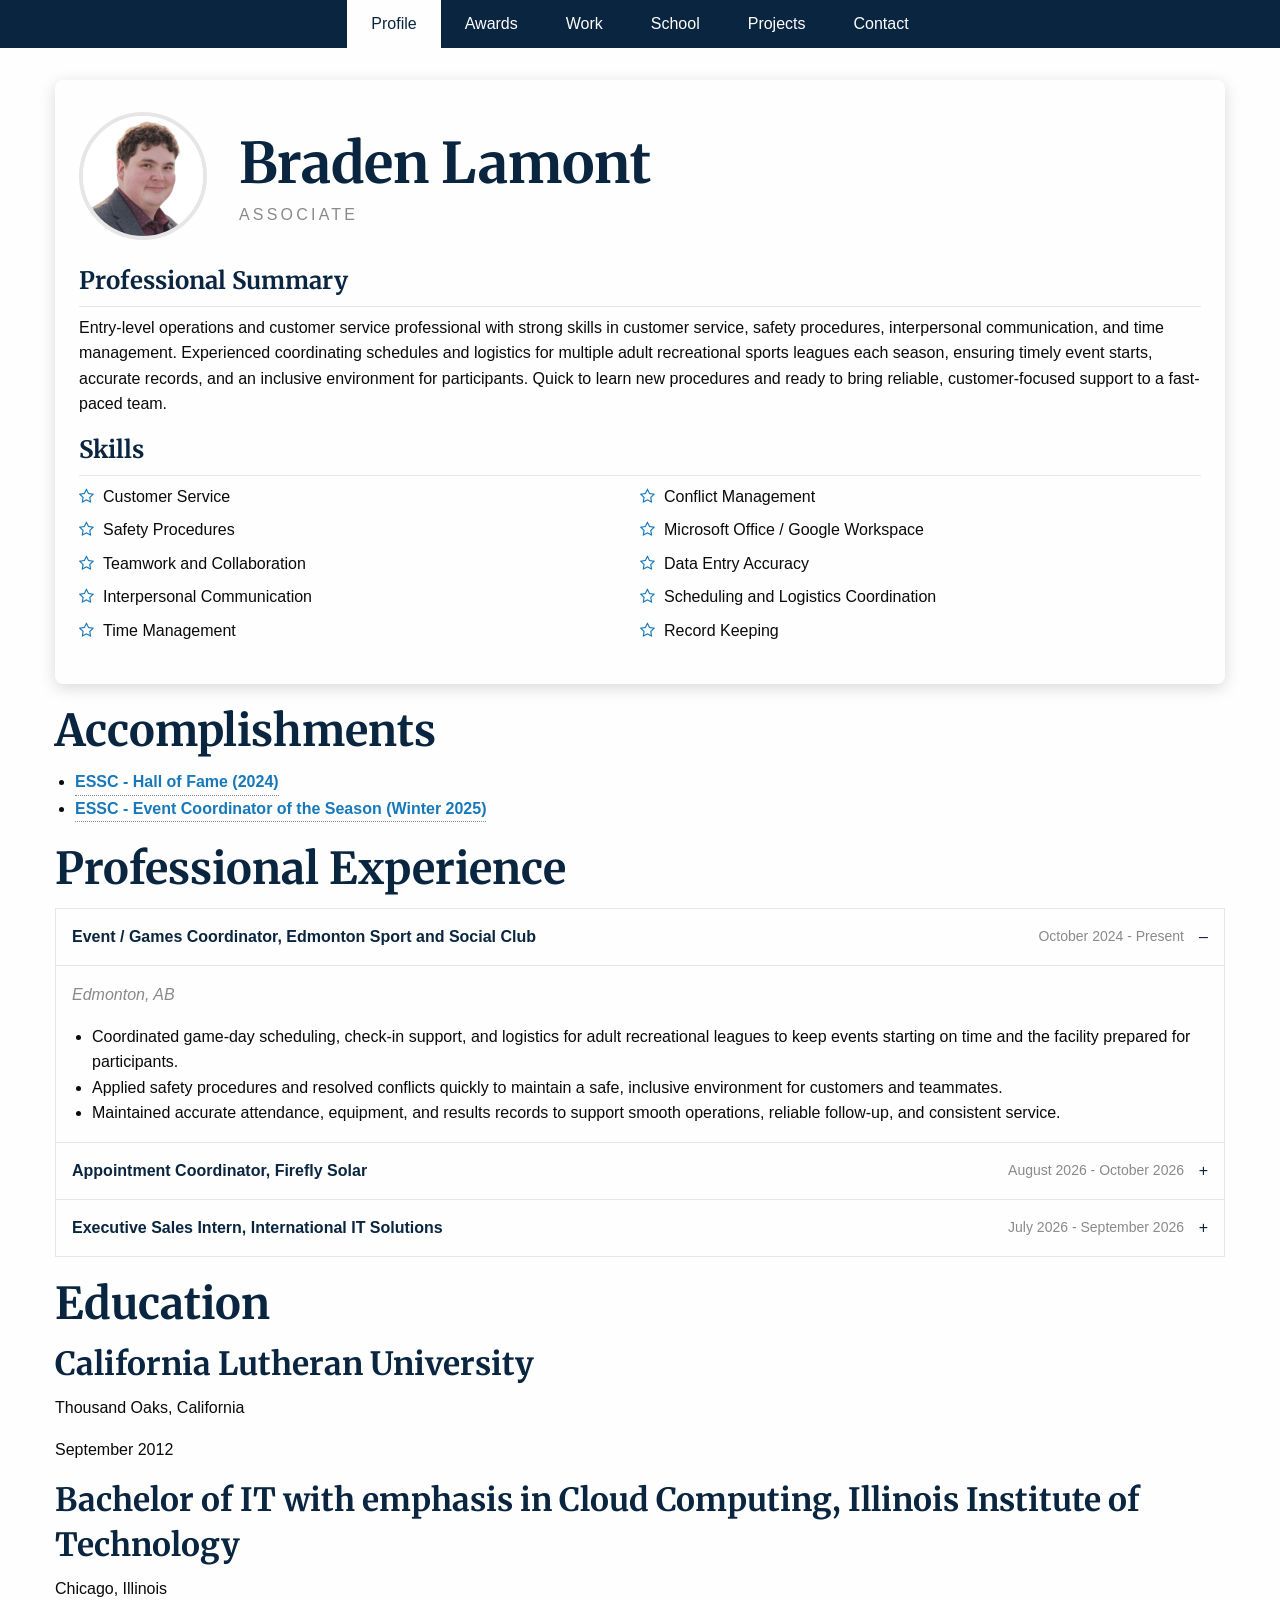
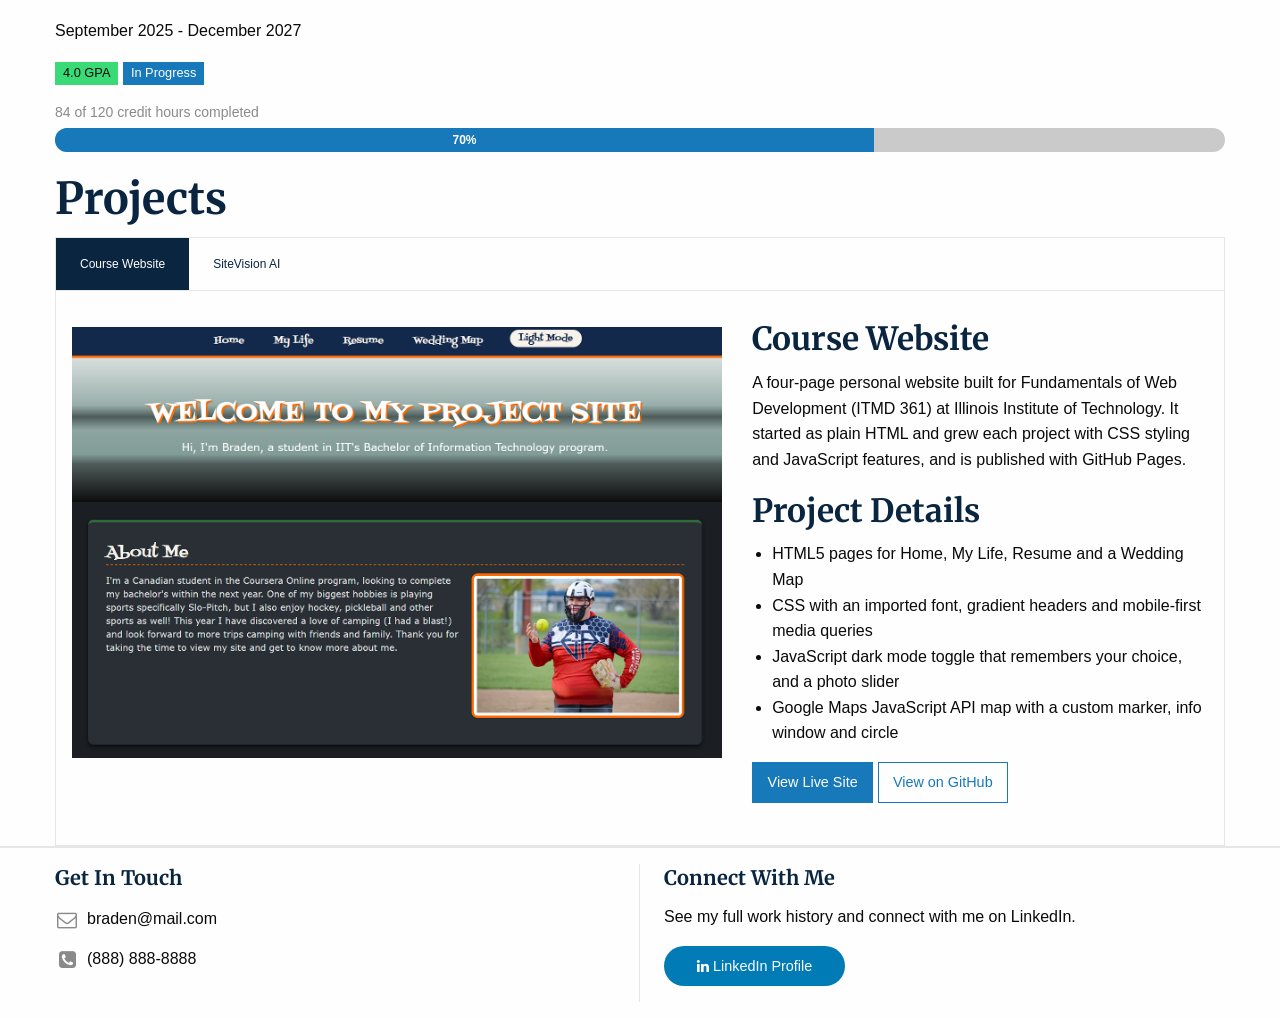
<file: index.html>
<!doctype html>
<html class="no-js" lang="en" dir="ltr">
  <head>
    <meta charset="utf-8">
    <meta http-equiv="x-ua-compatible" content="ie=edge">
    <meta name="viewport" content="width=device-width, initial-scale=1.0">
    <title>Resume | Braden Lamont</title>
    <link rel="stylesheet" href="https://cdnjs.cloudflare.com/ajax/libs/font-awesome/4.7.0/css/font-awesome.min.css">
    <link rel="stylesheet" href="css/foundation.css">
    <link rel="stylesheet" href="css/app.css">
  </head>
  <body>
    <div data-sticky-container>
      <nav class="resume-nav" data-sticky data-margin-top="0" data-sticky-on="small">
        <ul class="menu align-center" data-magellan data-offset="60">
          <li><a href="#profile">Profile</a></li>
          <li><a href="#awards">Awards</a></li>
          <li><a href="#experience">Work</a></li>
          <li><a href="#education">School</a></li>
          <li><a href="#projects">Projects</a></li>
          <li><a href="#contact">Contact</a></li>
        </ul>
      </nav>
    </div>

    <header class="grid-container" id="profile" data-magellan-target="profile">
      <div class="grid-x grid-padding-x">
        <div class="cell">
          <div class="card profile-card-action-icons">
            <div class="card-section">
              <div class="profile-card-header">
                <img class="avatar-image" src="img/headshot.png" alt="Headshot of Braden Lamont">
                <div class="profile-card-author">
                  <h1 class="author-title">Braden Lamont</h1>
                  <p class="author-description">Associate</p>
                </div>
              </div>
              <div class="profile-card-about">
                <h2 class="about-title">Professional Summary</h2>
                <p>
                  Entry-level operations and customer service professional with strong skills
                  in customer service, safety procedures, interpersonal communication, and
                  time management. Experienced coordinating schedules and logistics for
                  multiple adult recreational sports leagues each season, ensuring timely
                  event starts, accurate records, and an inclusive environment for
                  participants. Quick to learn new procedures and ready to bring reliable,
                  customer-focused support to a fast-paced team.
                </p>
                <h2 class="about-skills">Skills</h2>
                <div class="grid-x">
                  <div class="medium-6 cell">
                    <ul class="arrow">
                      <li>Customer Service</li>
                      <li>Safety Procedures</li>
                      <li>Teamwork and Collaboration</li>
                      <li>Interpersonal Communication</li>
                      <li>Time Management</li>
                    </ul>
                  </div>
                  <div class="medium-6 cell">
                    <ul class="arrow">
                      <li>Conflict Management</li>
                      <li>Microsoft Office / Google Workspace</li>
                      <li>Data Entry Accuracy</li>
                      <li>Scheduling and Logistics Coordination</li>
                      <li>Record Keeping</li>
                    </ul>
                  </div>
                </div>
              </div>
            </div>
          </div>
        </div>
      </div>
    </header>

    <main class="grid-container">
      <section class="grid-x grid-padding-x" id="awards" data-magellan-target="awards">
        <div class="cell">
          <h2>Accomplishments</h2>
          <ul class="awards">
            <li><a href="https://www.edmontonsportsclub.com/hall-of-fame" data-tooltip data-position="top" data-alignment="center" title="2024 inductee. Two members are inducted each year for their dedication to the Edmonton Sport &amp; Social Club and its fun-first spirit.">ESSC - Hall of Fame (2024)</a></li>
            <li><a href="https://www.edmontonsportsclub.com/assets/ec-sportscentre/ec-of-the-season-historical-page-essc-6.pdf" data-tooltip data-position="top" data-alignment="center" title="Winter 2025 Event Coordinator of the Season award from the Edmonton Sport &amp; Social Club.">ESSC - Event Coordinator of the Season (Winter 2025)</a></li>
          </ul>
        </div>
      </section>

      <section class="grid-x grid-padding-x" id="experience" data-magellan-target="experience">
        <div class="cell">
          <h2>Professional Experience</h2>
          <ul class="accordion experience-accordion" data-accordion data-multi-expand="true" data-allow-all-closed="true">
            <li class="accordion-item is-active" data-accordion-item>
              <a href="#" class="accordion-title">
                <span class="job-title">Event / Games Coordinator, Edmonton Sport and Social Club</span>
                <span class="job-dates"><time datetime="2024-10">October 2024</time> - Present</span>
              </a>
              <div class="accordion-content" data-tab-content>
                <p class="job-location">Edmonton, AB</p>
                <ul>
                  <li>Coordinated game-day scheduling, check-in support, and logistics for adult recreational leagues to keep events starting on time and the facility prepared for participants.</li>
                  <li>Applied safety procedures and resolved conflicts quickly to maintain a safe, inclusive environment for customers and teammates.</li>
                  <li>Maintained accurate attendance, equipment, and results records to support smooth operations, reliable follow-up, and consistent service.</li>
                </ul>
              </div>
            </li>
            <li class="accordion-item" data-accordion-item>
              <a href="#" class="accordion-title">
                <span class="job-title">Appointment Coordinator, Firefly Solar</span>
                <span class="job-dates"><time datetime="2026-08">August 2026</time> - <time datetime="2026-10">October 2026</time></span>
              </a>
              <div class="accordion-content" data-tab-content>
                <p class="job-location">Edmonton, AB</p>
                <ul>
                  <li>Conducted door-to-door outreach, explained service options clearly, and handled customer questions with a professional, customer-first approach.</li>
                  <li>Scheduled and tracked appointments, logged follow-up details in RepCard, and kept the pipeline organized to support timely customer contact and smooth handoffs.</li>
                  <li>Managed daily priorities independently in a current commission-based role, demonstrating strong time management, accountability, and service consistency.</li>
                </ul>
              </div>
            </li>
            <li class="accordion-item" data-accordion-item>
              <a href="#" class="accordion-title">
                <span class="job-title">Executive Sales Intern, International IT Solutions</span>
                <span class="job-dates"><time datetime="2026-07">July 2026</time> - <time datetime="2026-09">September 2026</time></span>
              </a>
              <div class="accordion-content" data-tab-content>
                <p class="job-location">Remote</p>
                <ul>
                  <li>Supported client outreach by comparing solutions, answering questions, and recommending options based on customer needs and service goals.</li>
                  <li>Researched training and community platforms to strengthen communication, organization, and customer-facing support skills.</li>
                </ul>
              </div>
            </li>
          </ul>
        </div>
      </section>

      <section class="grid-x grid-padding-x" id="education" data-magellan-target="education">
        <div class="cell">
          <h2>Education</h2>
          <article>
            <h3>California Lutheran University</h3>
            <p>Thousand Oaks, California</p>
            <p><time datetime="2012-09">September 2012</time></p>
          </article>

          <article>
            <h3>Bachelor of IT with emphasis in Cloud Computing, Illinois Institute of Technology</h3>
            <p>Chicago, Illinois</p>
            <p><time datetime="2025-09">September 2025</time> - <time datetime="2027-12">December 2027</time></p>
            <p>
              <span class="label success">4.0 GPA</span>
              <span class="label primary">In Progress</span>
            </p>
            <p class="degree-progress-text">84 of 120 credit hours completed</p>
            <div class="primary progress degree-progress" role="progressbar" tabindex="0" aria-valuenow="84" aria-valuemin="0" aria-valuemax="120" aria-valuetext="84 of 120 credit hours completed">
              <span class="progress-meter credits-meter">
                <span class="progress-meter-text">70%</span>
              </span>
            </div>
          </article>
        </div>
      </section>

      <section class="grid-x grid-padding-x" id="projects" data-magellan-target="projects">
        <div class="cell">
          <h2>Projects</h2>
          <ul class="tabs" data-tabs id="project-tabs">
            <li class="tabs-title is-active"><a href="#project-one">Course Website</a></li>
            <li class="tabs-title"><a href="#project-two">SiteVision AI</a></li>
          </ul>
          <div class="tabs-content" data-tabs-content="project-tabs">
            <div class="tabs-panel is-active" id="project-one">
              <div class="work-feature-block grid-x grid-padding-x">
                <div class="medium-7 cell">
                  <img class="work-feature-block-image" src="img/project-course-website.png" alt="Home page of my Fundamentals of Web Development course website in dark mode">
                </div>
                <div class="medium-5 cell">
                  <h3 class="work-feature-block-header">Course Website</h3>
                  <p>A four-page personal website built for Fundamentals of Web Development (ITMD 361) at Illinois Institute of Technology. It started as plain HTML and grew each project with CSS styling and JavaScript features, and is published with GitHub Pages.</p>
                  <h3>Project Details</h3>
                  <ul>
                    <li>HTML5 pages for Home, My Life, Resume and a Wedding Map</li>
                    <li>CSS with an imported font, gradient headers and mobile-first media queries</li>
                    <li>JavaScript dark mode toggle that remembers your choice, and a photo slider</li>
                    <li>Google Maps JavaScript API map with a custom marker, info window and circle</li>
                  </ul>
                  <a href="https://bradenlamont.github.io/ITMD361-Project3/" class="button">View Live Site</a>
                  <a href="https://github.com/BradenLamont/ITMD361-Project3" class="button hollow">View on GitHub</a>
                </div>
              </div>
            </div>
            <div class="tabs-panel" id="project-two">
              <div class="work-feature-block grid-x grid-padding-x">
                <div class="medium-7 cell">
                  <img class="work-feature-block-image" src="img/project-sitevision.png" alt="SiteVision AI prototype dashboard showing live feed, recordings, notifications and infrastructure reports">
                </div>
                <div class="medium-5 cell">
                  <h3 class="work-feature-block-header">SiteVision AI</h3>
                  <p>A group venture project for IPRO: New Tech Ventures at Illinois Institute of Technology. Our team developed SiteVision AI, an AI infrastructure monitoring service that turns regular security cameras into smart monitoring for parking lots, truck yards and distribution centers, and built an HTML prototype of its dashboard.</p>
                  <h3>Project Details</h3>
                  <ul>
                    <li>Interactive HTML, CSS and JavaScript dashboard prototype</li>
                    <li>Live feed, recording library, AI damage alerts and infrastructure reports</li>
                    <li>Coordinated team members' strengths and schedules to deliver on time</li>
                    <li>Earned an A grade for the course</li>
                  </ul>
                  <a href="prototype/sitevision_dashboard_prototype.html" class="button">View Prototype</a>
                </div>
              </div>
            </div>
          </div>
        </div>
      </section>
    </main>

    <footer class="contact-us-section" id="contact" data-magellan-target="contact">
      <div class="grid-container">
        <div class="grid-x grid-padding-x">
          <div class="medium-6 cell contact-us-section-left">
            <h2 class="contact-us-header">Get In Touch</h2>
            <ul class="contact-us-list">
              <li class="email"><a href="mailto:braden@mail.com">braden@mail.com</a></li>
              <li class="phone"><a href="tel:8888888888">(888) 888-8888</a></li>
            </ul>
          </div>
          <div class="medium-6 cell contact-us-section-right">
            <h2 class="contact-us-header">Connect With Me</h2>
            <p>See my full work history and connect with me on LinkedIn.</p>
            <a href="https://www.linkedin.com/in/braden-lamont" class="button linkedin-button">
              <i class="fa fa-linkedin" aria-hidden="true"></i> LinkedIn Profile
            </a>
          </div>
        </div>
      </div>
    </footer>

    <script src="js/vendor/jquery.js"></script>
    <script src="js/vendor/what-input.js"></script>
    <script src="js/vendor/foundation.js"></script>
    <script src="js/app.js"></script>
  </body>
</html>
</file>
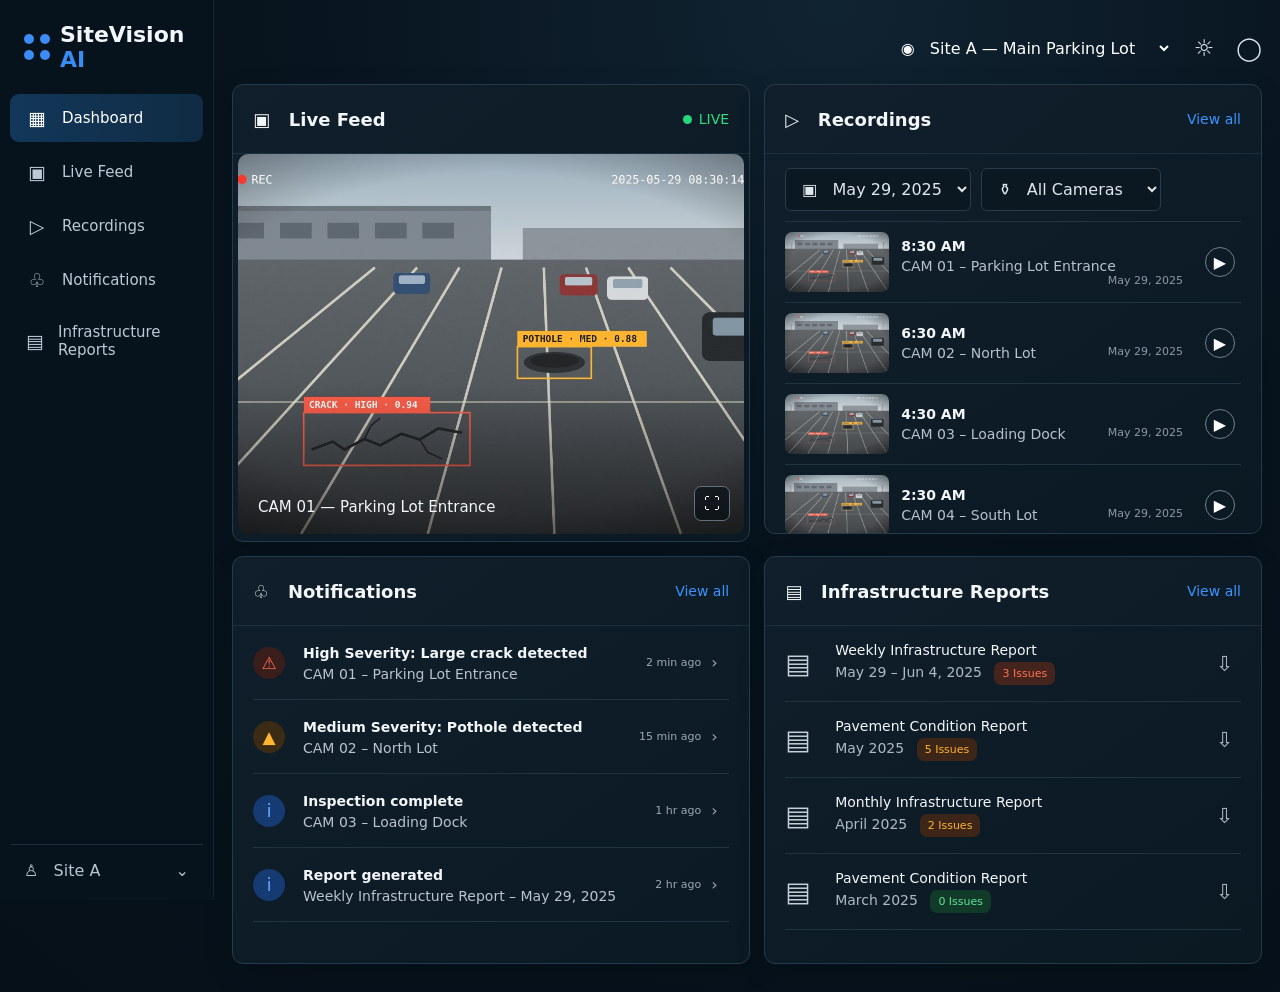
<file: prototype/sitevision_dashboard_prototype.html>
<!DOCTYPE html>
<html lang="en">
<head>
<meta charset="UTF-8">
<meta name="viewport" content="width=device-width, initial-scale=1.0">
<title>SiteVision AI — Prototype Dashboard</title>
<style>
:root{
  --bg:#07131d; --panel:#0e1c27; --panel2:#101f2b; --line:#223544;
  --text:#f4f7fa; --muted:#94a4b3; --blue:#2f8cff; --blue2:#1673dc;
  --green:#25d47b; --yellow:#ffb52e; --orange:#ff7445; --red:#ff5f4a;
}
*{box-sizing:border-box}
body{margin:0;background:radial-gradient(circle at 65% 0%,#102331 0,#07131d 45%,#061019 100%);
font-family:Inter,ui-sans-serif,system-ui,-apple-system,BlinkMacSystemFont,"Segoe UI",sans-serif;color:var(--text)}
button,select{font:inherit}
.app{min-height:100vh;display:flex}
.sidebar{width:214px;background:rgba(7,20,30,.92);border-right:1px solid #102432;padding:20px 10px;display:flex;flex-direction:column;position:fixed;inset:0 auto 0 0}
.brand{display:flex;align-items:center;gap:10px;font-size:22px;font-weight:700;padding:2px 14px 22px}
.brand-mark{width:28px;display:grid;grid-template-columns:repeat(2,10px);gap:6px}
.brand-mark i{width:10px;height:10px;border-radius:50%;background:#3d8cf5;display:block}
.brand em{color:#368ef4;font-style:normal}
.nav{display:grid;gap:6px}
.nav button{border:0;background:transparent;color:#bdc9d4;text-align:left;padding:13px 16px;border-radius:9px;display:flex;gap:14px;align-items:center;cursor:pointer;font-size:15px}
.nav button:hover,.nav button.active{background:linear-gradient(90deg,#12375a,#102b43);color:#fff}
.nav .icon{width:22px;text-align:center;font-size:19px}
.site-bottom{margin-top:auto;border-top:1px solid #1c2d39;padding:16px 14px 0;color:#b8c4cf;display:flex;justify-content:space-between}
.main{margin-left:214px;width:calc(100% - 214px);padding:22px 18px 28px}
.topbar{height:52px;display:flex;justify-content:flex-end;align-items:center;gap:22px;margin-bottom:10px}
.site-select{background:transparent;color:#fff;border:0;font-size:16px;font-weight:500;outline:0}
.top-icon{font-size:23px;color:#dbe4ec;cursor:pointer}
.dashboard{display:grid;grid-template-columns:1.02fr .98fr;gap:14px}
.card{background:linear-gradient(145deg,rgba(16,31,43,.97),rgba(11,25,35,.97));border:1px solid #263b4a;border-radius:11px;box-shadow:0 10px 30px rgba(0,0,0,.12);overflow:hidden}
.card-head{height:69px;padding:0 20px;display:flex;align-items:center;justify-content:space-between;border-bottom:1px solid #1d303e}
.title{font-size:18px;font-weight:650;display:flex;align-items:center;gap:11px}
.link{color:#3994ff;cursor:pointer;font-size:14px}
.live{color:#2ae07f;font-size:14px}.live:before{content:"";display:inline-block;width:9px;height:9px;border-radius:50%;background:#27d77b;margin-right:7px}
.feed-wrap{padding:0 5px 7px}
.feed{margin:0;height:380px;border-radius:10px;overflow:hidden;position:relative;background:#182a34 center/cover no-repeat url("sitevision_live_feed.jpg")}
.feed:after{content:"";position:absolute;inset:0;background:linear-gradient(180deg,rgba(0,0,0,.02),transparent 60%,rgba(0,0,0,.45))}
.feed-label{position:absolute;z-index:2;bottom:18px;left:20px;font-size:15px}
.fullscreen{position:absolute;right:14px;bottom:13px;z-index:2;background:rgba(4,12,18,.6);border:1px solid #60707b;color:#fff;border-radius:7px;padding:7px 9px;cursor:pointer}
.recordings{height:450px}
.filters{padding:14px 20px 10px;display:flex;gap:10px}
.filter{background:#0b1721;border:1px solid #2a3c49;color:#dfe7ed;border-radius:6px;padding:10px 12px;min-width:180px;cursor:pointer}
.record-list{padding:0 20px}
.record{height:81px;border-top:1px solid #223440;display:grid;grid-template-columns:104px 1fr 36px;gap:12px;align-items:center;cursor:pointer}
.record:hover{background:#10212d}
.thumb{width:104px;height:60px;border-radius:7px;background:center/cover url("sitevision_live_feed.jpg");filter:saturate(.8)}
.r-title{font-size:14px}.r-sub{font-size:14px;color:#b7c3cc;margin-top:4px}.r-date{font-size:11px;color:#8b9aa8;float:right;margin-right:10px}
.play{width:30px;height:30px;border:1px solid #71808c;border-radius:50%;display:grid;place-items:center;color:#fff}
.bottom-card{min-height:408px}
.notice{margin:0 20px;border-bottom:1px solid #20333f;padding:17px 0;display:grid;grid-template-columns:40px 1fr 70px 18px;gap:10px;align-items:center;cursor:pointer}
.notice:hover{background:#10212d}
.badge-icon{width:32px;height:32px;border-radius:50%;display:grid;place-items:center;font-size:17px}
.badge-icon.red{background:#3a1e1b;color:#ff6b55}.badge-icon.yellow{background:#3b2b14;color:#ffb52e}.badge-icon.blue{background:#163b72;color:#6ca9ff}
.notice strong{font-size:14px}.notice .meta{font-size:14px;color:#b9c4ce;margin-top:4px}.notice time{font-size:11px;color:#9ba9b4;text-align:right}.chev{color:#9daab4}
.report{margin:0 20px;border-bottom:1px solid #20333f;padding:16px 0;display:grid;grid-template-columns:40px 1fr 70px 25px;gap:10px;align-items:center;cursor:pointer}
.report:hover{background:#10212d}.doc{font-size:27px;color:#c6d0d8}.report-title{font-size:14px}.report-sub{font-size:14px;color:#aebbc5;margin-top:4px}
.issue{display:inline-block;font-size:11px;padding:5px 8px;border-radius:7px;background:#3d2618;color:#ffb32e;margin-left:8px}
.issue.red{background:#45241e;color:#ff7253}.issue.green{background:#123a28;color:#5fe59a}
.download{font-size:21px;color:#aebac3}
.panel{display:none}.panel.active{display:block}
.kpis{display:grid;grid-template-columns:repeat(4,1fr);gap:12px;margin-bottom:14px}
.kpi{padding:18px;border:1px solid #263b4a;border-radius:10px;background:#0e1c27}.kpi small{color:#8fa0ae}.kpi b{display:block;font-size:27px;margin-top:8px}.up{color:#32d981;font-size:12px}
.modal{position:fixed;inset:0;background:rgba(0,0,0,.65);display:none;place-items:center;z-index:20}
.modal.open{display:grid}.modal-box{width:min(760px,92vw);background:#0d1b26;border:1px solid #2b4352;border-radius:12px;padding:22px;box-shadow:0 20px 70px #000}
.modal-head{display:flex;justify-content:space-between;align-items:center}.close{background:none;border:0;color:#fff;font-size:25px;cursor:pointer}.modal img{width:100%;border-radius:8px;margin-top:15px}
.toast{position:fixed;right:22px;bottom:22px;background:#112b3b;border:1px solid #31516a;padding:13px 16px;border-radius:9px;display:none;z-index:30}
.toast.show{display:block}
@media(max-width:1000px){.sidebar{width:72px}.brand span,.nav button span,.site-bottom span{display:none}.nav button{justify-content:center}.main{margin-left:72px;width:calc(100% - 72px)}.dashboard{grid-template-columns:1fr}.kpis{grid-template-columns:repeat(2,1fr)}}
@media(max-width:650px){.main{padding:10px}.topbar{justify-content:space-between}.dashboard{display:block}.card{margin-bottom:12px}.feed{height:280px}.recordings{height:auto}.kpis{grid-template-columns:1fr 1fr}.record{grid-template-columns:80px 1fr 30px}.thumb{width:80px}}
</style>
</head>
<body>
<div class="app">
<aside class="sidebar">
  <div class="brand"><span class="brand-mark"><i></i><i></i><i></i><i></i></span><span>SiteVision <em>AI</em></span></div>
  <nav class="nav">
    <button class="active" data-panel="dashboard"><span class="icon">▦</span><span>Dashboard</span></button>
    <button data-panel="live"><span class="icon">▣</span><span>Live Feed</span></button>
    <button data-panel="recordings"><span class="icon">▷</span><span>Recordings</span></button>
    <button data-panel="notifications"><span class="icon">♧</span><span>Notifications</span></button>
    <button data-panel="reports"><span class="icon">▤</span><span>Infrastructure Reports</span></button>
  </nav>
  <div class="site-bottom"><span>♙ &nbsp; Site A</span><span>⌄</span></div>
</aside>

<main class="main">
  <header class="topbar">
    <select class="site-select" id="siteSelect">
      <option>◉ &nbsp; Site A — Main Parking Lot</option>
      <option>◉ &nbsp; Site B — Truck Yard</option>
      <option>◉ &nbsp; Site C — Distribution Center</option>
    </select>
    <span class="top-icon" id="themeBtn" title="Toggle contrast">☼</span>
    <span class="top-icon">◯</span>
  </header>

  <section id="dashboard" class="panel active">
    <div class="dashboard">
      <section class="card">
        <div class="card-head"><div class="title">▣ &nbsp; Live Feed</div><div class="live">LIVE</div></div>
        <div class="feed-wrap"><div class="feed" id="liveFeed"><div class="feed-label">CAM 01 — Parking Lot Entrance</div><button class="fullscreen" id="fullBtn">⛶</button></div></div>
      </section>
      <section class="card recordings">
        <div class="card-head"><div class="title">▷ &nbsp; Recordings</div><div class="link" data-panel-link="recordings">View all</div></div>
        <div class="filters"><select class="filter" id="dateFilter"><option>▣ &nbsp; May 29, 2025</option><option>▣ &nbsp; May 28, 2025</option><option>▣ &nbsp; May 27, 2025</option></select><select class="filter" id="camFilter"><option>⚱ &nbsp; All Cameras</option><option>CAM 01</option><option>CAM 02</option><option>CAM 03</option><option>CAM 04</option></select></div>
        <div class="record-list" id="recordList"></div>
      </section>

      <section class="card bottom-card">
        <div class="card-head"><div class="title">♧ &nbsp; Notifications</div><div class="link" data-panel-link="notifications">View all</div></div>
        <div id="noticeList"></div>
      </section>

      <section class="card bottom-card">
        <div class="card-head"><div class="title">▤ &nbsp; Infrastructure Reports</div><div class="link" data-panel-link="reports">View all</div></div>
        <div id="reportList"></div>
      </section>
    </div>
  </section>

  <section id="live" class="panel">
    <div class="kpis"><div class="kpi"><small>Active Cameras</small><b>4 / 4</b><span class="up">● All systems online</span></div><div class="kpi"><small>AI Detections Today</small><b>17</b><span class="up">+21% vs. yesterday</span></div><div class="kpi"><small>Open Issues</small><b>3</b><span class="up">2 high priority</span></div><div class="kpi"><small>Coverage</small><b>98.6%</b><span class="up">Last 24 hours</span></div></div>
    <div class="card"><div class="card-head"><div class="title">▣ &nbsp; Live Camera Monitoring</div><div class="live">4 CAMERAS ONLINE</div></div><div style="padding:12px"><div class="feed" style="height:620px"><div class="feed-label">CAM 01 — Parking Lot Entrance</div></div></div></div>
  </section>

  <section id="recordings" class="panel">
    <div class="card"><div class="card-head"><div class="title">▷ &nbsp; Recording Library</div><div class="link">24 recordings</div></div><div class="filters"><select class="filter"><option>All Dates</option><option>May 29, 2025</option><option>May 28, 2025</option></select><select class="filter"><option>All Cameras</option><option>CAM 01</option><option>CAM 02</option></select></div><div class="record-list" id="recordListFull"></div></div>
  </section>

  <section id="notifications" class="panel">
    <div class="card"><div class="card-head"><div class="title">♧ &nbsp; AI Notifications</div><div class="link">Mark all read</div></div><div id="noticeListFull"></div></div>
  </section>

  <section id="reports" class="panel">
    <div class="card"><div class="card-head"><div class="title">▤ &nbsp; Infrastructure Reports</div><div class="link">Generate report</div></div><div id="reportListFull"></div></div>
  </section>
</main>
</div>

<div class="modal" id="modal"><div class="modal-box"><div class="modal-head"><strong id="modalTitle">Camera View</strong><button class="close" id="close">×</button></div><img src="sitevision_live_feed.jpg" alt="Parking lot camera view"><p id="modalText" style="color:#aebbc5"></p></div></div>
<div class="toast" id="toast"></div>

<script>
const recordings=[
 ["8:30 AM","CAM 01 – Parking Lot Entrance","May 29, 2025"],
 ["6:30 AM","CAM 02 – North Lot","May 29, 2025"],
 ["4:30 AM","CAM 03 – Loading Dock","May 29, 2025"],
 ["2:30 AM","CAM 04 – South Lot","May 29, 2025"]
];
const notices=[
 ["red","⚠","High Severity: Large crack detected","CAM 01 – Parking Lot Entrance","2 min ago"],
 ["yellow","▲","Medium Severity: Pothole detected","CAM 02 – North Lot","15 min ago"],
 ["blue","i","Inspection complete","CAM 03 – Loading Dock","1 hr ago"],
 ["blue","i","Report generated","Weekly Infrastructure Report – May 29, 2025","2 hr ago"]
];
const reports=[
 ["Weekly Infrastructure Report","May 29 – Jun 4, 2025","3 Issues","red"],
 ["Pavement Condition Report","May 2025","5 Issues",""],
 ["Monthly Infrastructure Report","April 2025","2 Issues",""],
 ["Pavement Condition Report","March 2025","0 Issues","green"]
];

function renderRecords(target){
  document.querySelector(target).innerHTML=recordings.map((r,i)=>`
    <div class="record" onclick="openRecording(${i})">
      <div class="thumb" style="background-position:${i*12}% center"></div>
      <div><div class="r-title"><b>${r[0]}</b></div><div class="r-sub">${r[1]} <span class="r-date">${r[2]}</span></div></div>
      <div class="play">▶</div>
    </div>`).join("");
}
function renderNotices(target){
  document.querySelector(target).innerHTML=notices.map((n,i)=>`
    <div class="notice" onclick="notifyClick(${i})">
      <div class="badge-icon ${n[0]}">${n[1]}</div>
      <div><strong>${n[2]}</strong><div class="meta">${n[3]}</div></div>
      <time>${n[4]}</time><div class="chev">›</div>
    </div>`).join("");
}
function renderReports(target){
  document.querySelector(target).innerHTML=reports.map((r,i)=>`
    <div class="report" onclick="downloadReport(${i})">
      <div class="doc">▤</div><div><div class="report-title">${r[0]}</div><div class="report-sub">${r[1]} <span class="issue ${r[3]}">${r[2]}</span></div></div>
      <div></div><div class="download">⇩</div>
    </div>`).join("");
}
renderRecords("#recordList"); renderRecords("#recordListFull");
renderNotices("#noticeList"); renderNotices("#noticeListFull");
renderReports("#reportList"); renderReports("#reportListFull");

function switchPanel(id){
 document.querySelectorAll(".panel").forEach(p=>p.classList.remove("active"));
 document.getElementById(id).classList.add("active");
 document.querySelectorAll(".nav button").forEach(b=>b.classList.toggle("active",b.dataset.panel===id));
 window.scrollTo({top:0,behavior:"smooth"});
}
document.querySelectorAll(".nav button").forEach(b=>b.addEventListener("click",()=>switchPanel(b.dataset.panel)));
document.querySelectorAll("[data-panel-link]").forEach(b=>b.addEventListener("click",()=>switchPanel(b.dataset.panelLink)));

const modal=document.getElementById("modal"), toast=document.getElementById("toast");
function showToast(t){toast.textContent=t;toast.classList.add("show");setTimeout(()=>toast.classList.remove("show"),2200)}
function openRecording(i){modal.classList.add("open");document.getElementById("modalTitle").textContent=recordings[i][1];document.getElementById("modalText").textContent=`Recording captured at ${recordings[i][0]} on ${recordings[i][2]}. Prototype playback view.`}
function notifyClick(i){showToast(`Opened: ${notices[i][2]}`)}
function downloadReport(i){showToast(`Preparing ${reports[i][0]}…`)}
document.getElementById("close").onclick=()=>modal.classList.remove("open");
modal.onclick=e=>{if(e.target===modal)modal.classList.remove("open")};
document.getElementById("fullBtn").onclick=()=>{modal.classList.add("open");document.getElementById("modalTitle").textContent="CAM 01 — Parking Lot Entrance";document.getElementById("modalText").textContent="Live camera prototype. Fullscreen playback can be connected to your camera/streaming service."};
document.getElementById("siteSelect").onchange=e=>showToast(`Switched to ${e.target.value.replace("◉ ","")}`);
document.getElementById("themeBtn").onclick=()=>{document.body.style.filter=document.body.style.filter?"":"brightness(1.18)";showToast("Display mode toggled")};
document.getElementById("camFilter").onchange=e=>showToast(`Filter: ${e.target.value}`);
document.getElementById("dateFilter").onchange=e=>showToast(`Date: ${e.target.value}`);
</script>
</body>
</html>
</file>
<file: css/app.css>
@import url('https://fonts.googleapis.com/css2?family=Merriweather:wght@400;700&display=swap');

body {
  font-family: Verdana, Geneva, Tahoma, sans-serif;
}

h1,
h2,
h3 {
  font-family: 'Merriweather', Georgia, 'Times New Roman', serif;
  font-weight: 700;
  color: #0a2540;
}

h1 {
  font-size: 2rem;
}

h2 {
  font-size: 1.6rem;
}

h3 {
  font-size: 1.35rem;
}

.resume-nav {
  width: 100%;
  background-color: #0a2540;
  z-index: 10;
}

.resume-nav .menu a {
  color: #fefefe;
  font-size: 0.8rem;
  padding: 0.9rem 0.45rem;
}

.resume-nav .menu a:hover,
.resume-nav .menu a:focus {
  background-color: #1779ba;
}

.resume-nav .menu a.is-active {
  background-color: #fefefe;
  color: #0a2540;
}

.profile-card-action-icons {
  margin-top: 2rem;
  background: #fefefe;
  border: 0;
  border-radius: 0.5rem;
  box-shadow: 0 0.25rem 1rem rgba(10, 10, 10, 0.15);
}

.profile-card-action-icons .card-section {
  padding: 2rem 1.5rem;
}

.profile-card-header {
  text-align: center;
  margin-bottom: 1.5rem;
}

.profile-card-header .avatar-image {
  display: block;
  width: 8rem;
  height: 8rem;
  margin: 0 auto 1rem;
  border-radius: 50%;
  object-fit: cover;
  border: 0.25rem solid #e6e6e6;
}

.profile-card-header .author-title {
  margin-bottom: 0;
}

.profile-card-header .author-description {
  color: #8a8a8a;
  text-transform: uppercase;
  letter-spacing: 0.2em;
  margin-bottom: 0;
}

.profile-card-about .about-title,
.profile-card-about .about-skills {
  font-size: 1.5rem;
  border-bottom: 1px solid #e6e6e6;
  padding-bottom: 0.5rem;
}

ul.arrow {
  list-style-type: none;
  margin-left: 0;
  margin-bottom: 0;
}

ul.arrow li {
  position: relative;
  margin-bottom: 0.5rem;
  padding-left: 1.5rem;
}

ul.arrow li::before {
  content: '\f006';
  font-family: 'FontAwesome';
  color: #1779ba;
  position: absolute;
  left: 0;
}

.contact-us-section {
  padding: 1rem 0;
  background: #fefefe;
  border-top: 2px solid #e6e6e6;
}

.contact-us-section .contact-us-section-left {
  border-bottom: 2px solid #e6e6e6;
  padding-bottom: 1rem;
  margin-bottom: 1rem;
}

.contact-us-section .contact-us-header {
  font-size: 1.25rem;
  margin-bottom: 0.75rem;
}

.contact-us-list {
  list-style-type: none;
  margin: 0;
}

.contact-us-list li {
  margin-bottom: 0.5rem;
}

.contact-us-list li a {
  color: #0a0a0a;
}

.contact-us-list li::before {
  display: inline-block;
  width: 1.5rem;
  margin-right: 0.5rem;
  font-size: 1.25rem;
  vertical-align: middle;
  text-align: center;
  color: #8a8a8a;
  font-family: 'FontAwesome';
}

.contact-us-list .email::before {
  content: '\f003';
}

.contact-us-list .phone::before {
  content: '\f098';
}

.linkedin-button {
  background-color: #007bb5;
  border-radius: 5000px;
  padding-left: 2rem;
  padding-right: 2rem;
}

.linkedin-button:hover,
.linkedin-button:focus {
  background-color: #005983;
}

.work-feature-block {
  padding: 0.625rem 0;
  margin-bottom: 1.5rem;
  border-top: 1px solid #cacaca;
  border-bottom: 1px solid #cacaca;
}

.work-feature-block-image {
  display: block;
  margin: auto;
  padding: 0.625rem 0;
}

.tooltip {
  max-width: 18rem;
}

.experience-accordion .accordion-title {
  font-size: 1rem;
  color: #0a2540;
}

.experience-accordion .job-title {
  display: block;
  font-weight: bold;
}

.experience-accordion .job-dates {
  display: block;
  margin-top: 0.35rem;
  font-size: 0.875rem;
  color: #8a8a8a;
}

.experience-accordion .job-location {
  font-style: italic;
  color: #8a8a8a;
}

.tabs-panel .work-feature-block {
  border: 0;
  margin-bottom: 0;
}

.tabs-title > a {
  color: #0a2540;
}

.tabs-title > a:focus,
.tabs-title > a[aria-selected='true'] {
  background-color: #0a2540;
  color: #fefefe;
}

.degree-progress-text {
  margin-bottom: 0.25rem;
  font-size: 0.875rem;
  color: #8a8a8a;
}

.degree-progress {
  height: 1.5rem;
  border-radius: 0.75rem;
  overflow: hidden;
}

.credits-meter {
  width: 70%;
}

@media screen and (min-width: 40em) {
  h1 {
    font-size: 3.5rem;
  }

  h2 {
    font-size: 2.75rem;
  }

  h3 {
    font-size: 2rem;
  }

  .experience-accordion .job-title {
    display: inline;
  }

  .experience-accordion .job-dates {
    display: inline;
    float: right;
    margin-top: 0;
    margin-right: 1.5rem;
  }

  .resume-nav .menu a {
    font-size: 1rem;
    padding: 1rem 1.5rem;
  }

  .profile-card-header {
    display: flex;
    align-items: center;
    text-align: left;
  }

  .profile-card-header .avatar-image {
    margin: 0 2rem 0 0;
  }

  .contact-us-section .contact-us-section-left {
    border-right: 1px solid #e6e6e6;
    border-bottom: 0;
    padding-bottom: 0;
    margin-bottom: 0;
  }

  .contact-us-section .contact-us-section-right {
    padding-left: 1.5rem;
  }
}
</file>
